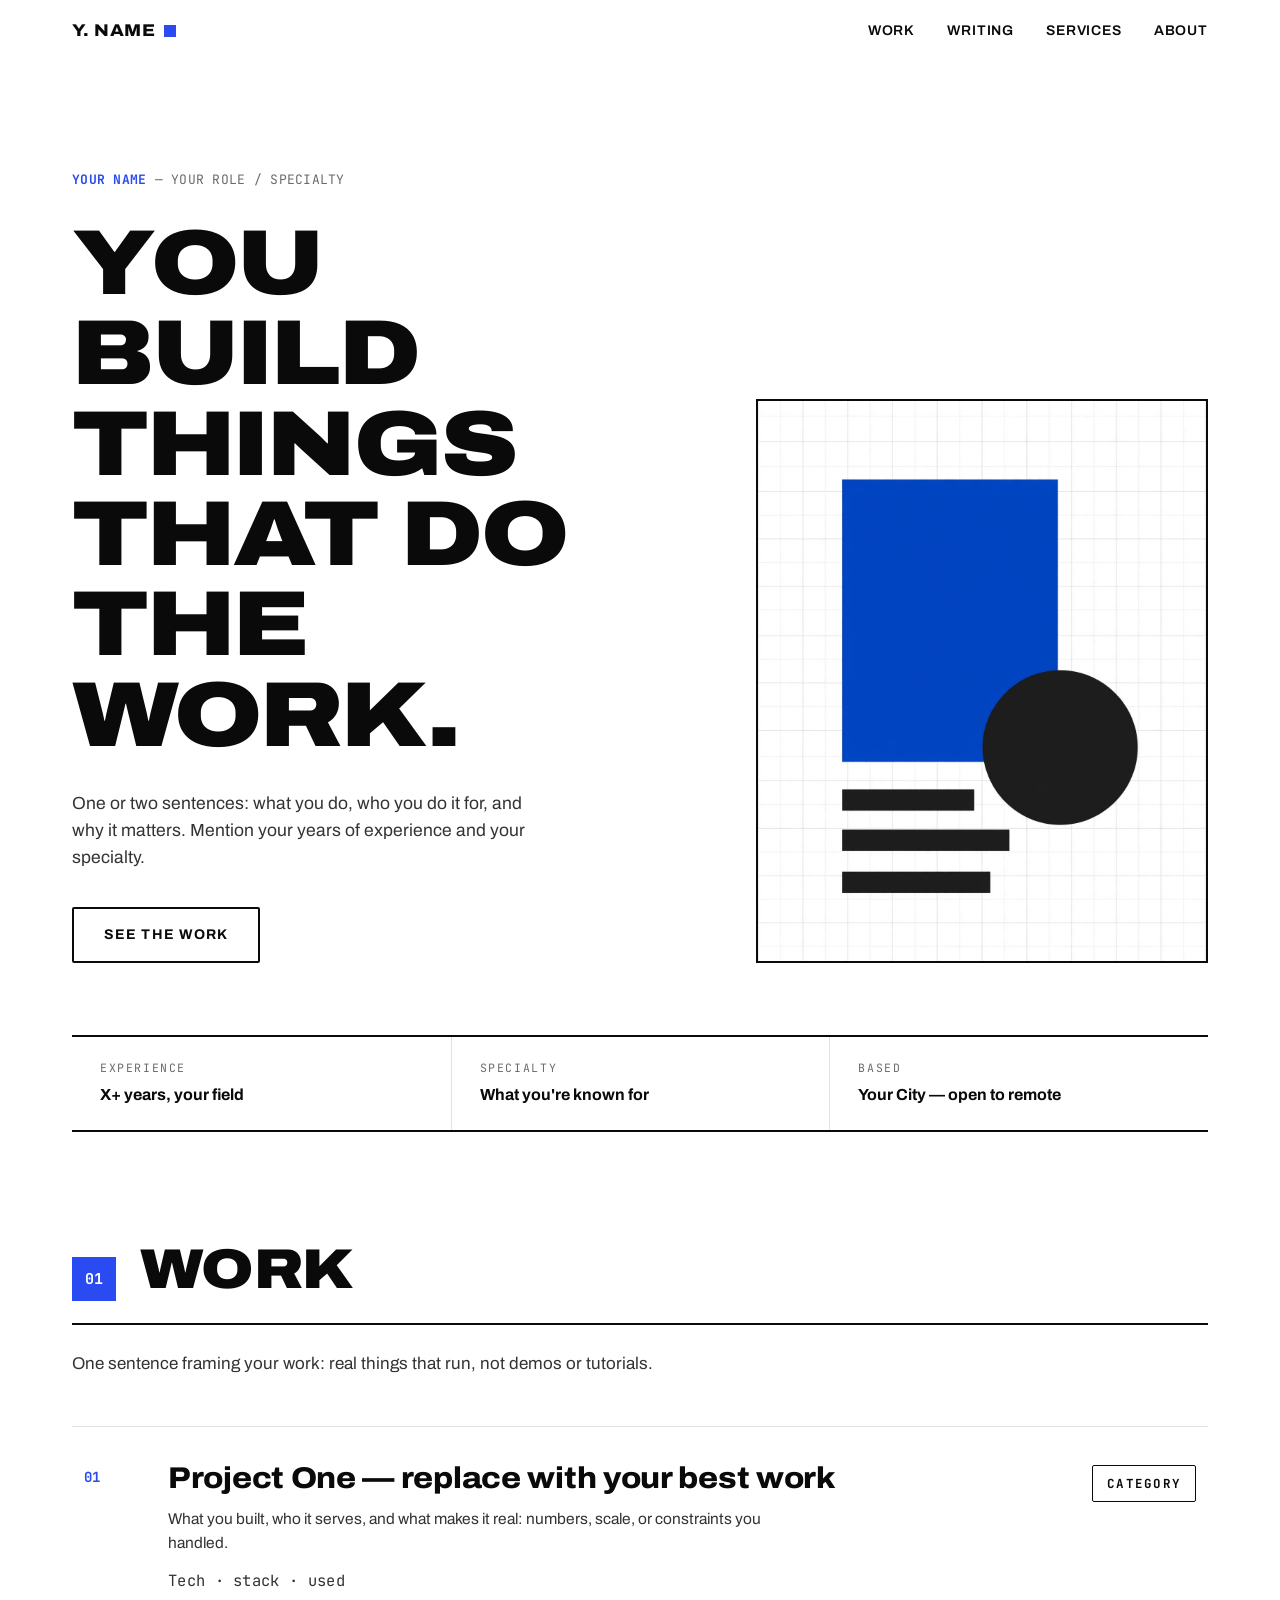
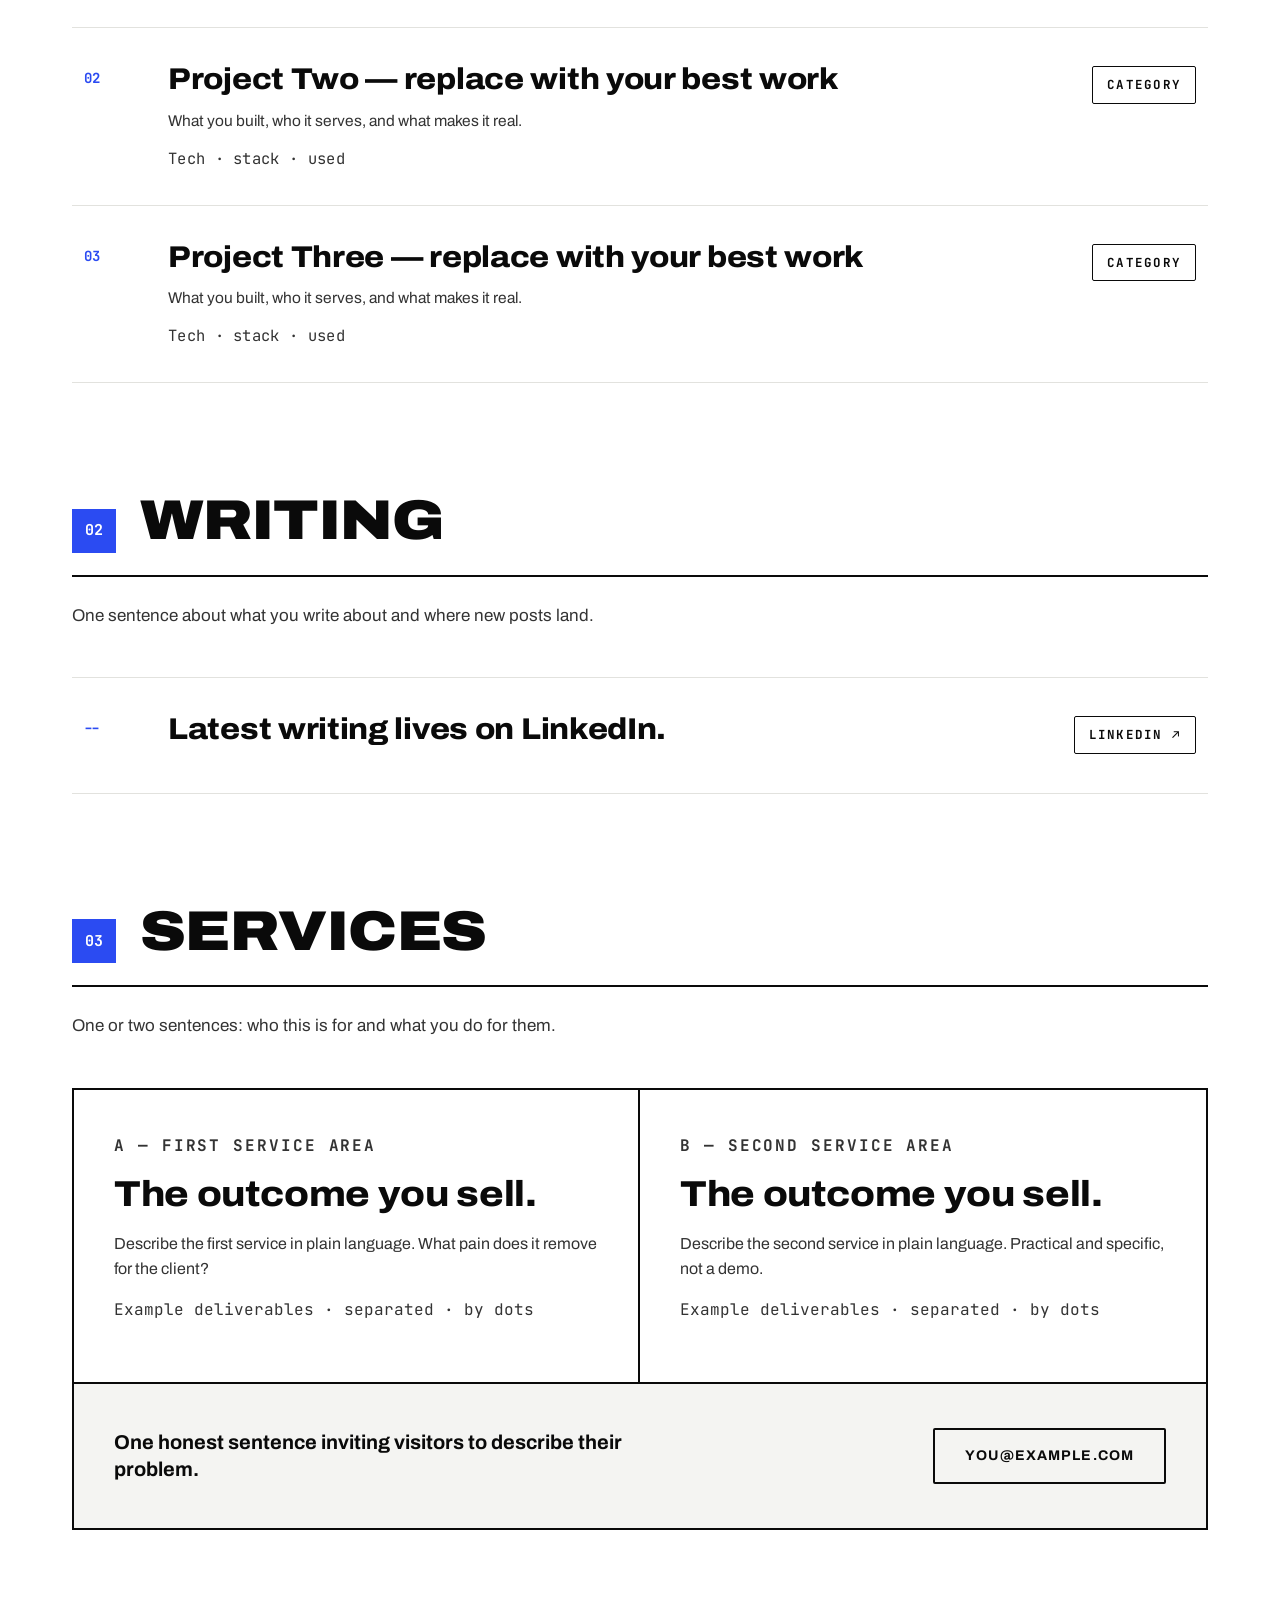
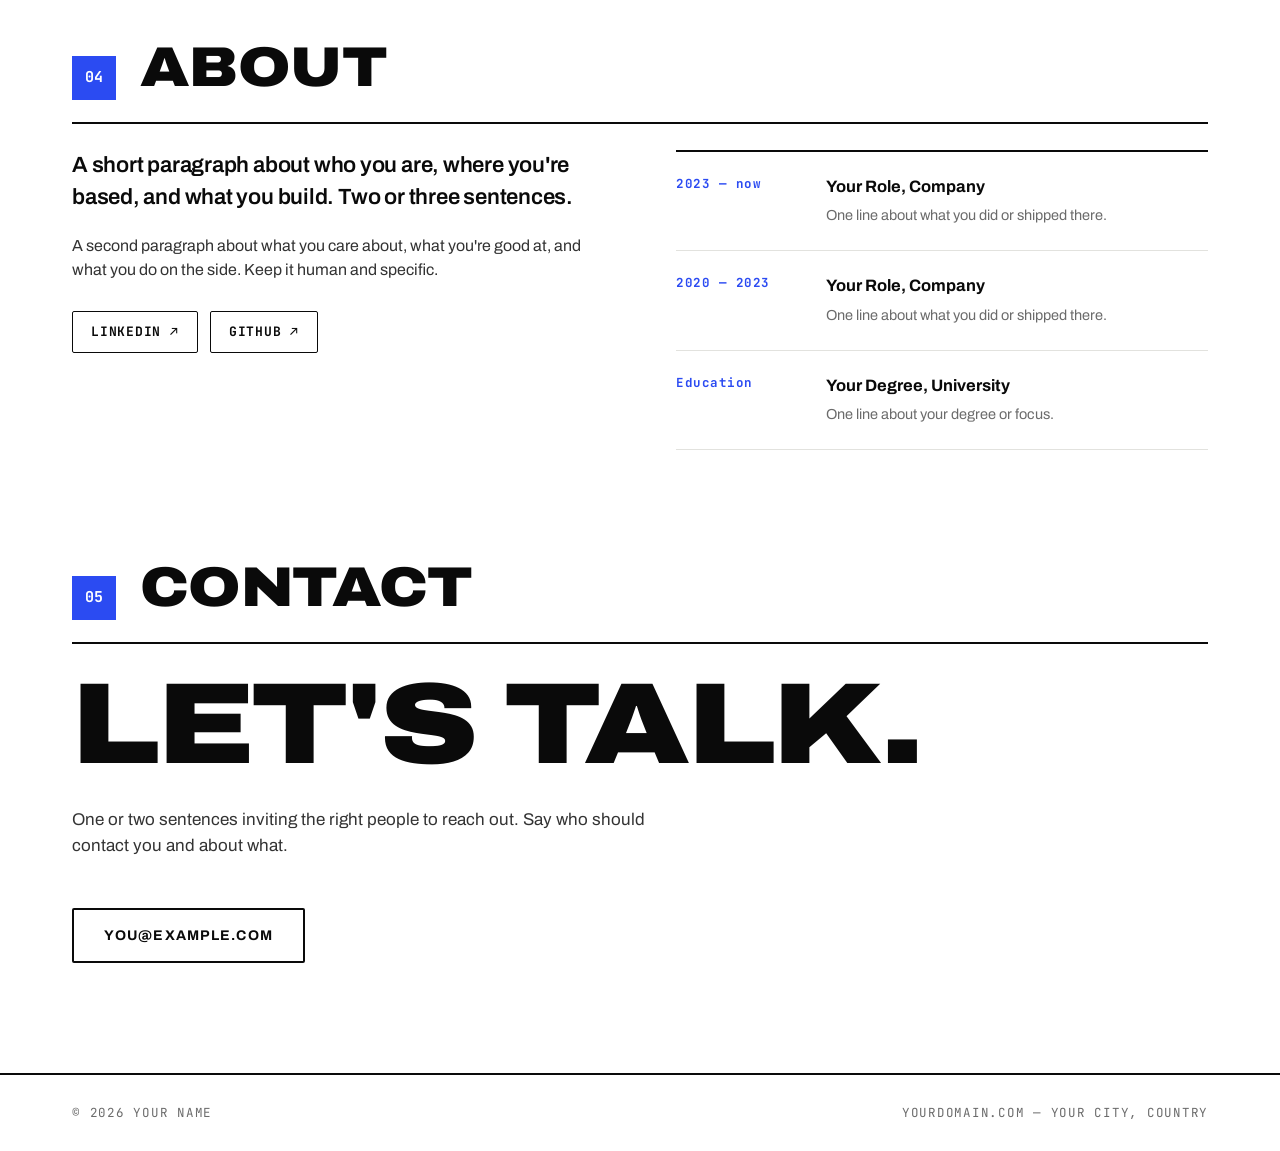
<file: index.html>
<!DOCTYPE html>
<html lang="en">
<head>
  <meta charset="UTF-8" />
  <meta name="viewport" content="width=device-width, initial-scale=1.0" />
  <title>Portfolio</title>
  <meta name="description" content="" id="metaDescription" />
  <meta property="og:title" content="" id="ogTitle" />
  <meta property="og:description" content="" id="ogDescription" />
  <meta property="og:type" content="website" />
  <meta property="og:image" content="assets/hero-art.webp" />
  <link rel="icon" href="data:image/svg+xml,%3Csvg xmlns='http://www.w3.org/2000/svg' viewBox='0 0 64 64'%3E%3Crect width='64' height='64' fill='%232B4BF2'/%3E%3Crect x='10' y='26' width='44' height='12' fill='%23000'/%3E%3C/svg%3E" />
  <link rel="preconnect" href="https://fonts.googleapis.com" />
  <link rel="preconnect" href="https://fonts.gstatic.com" crossorigin />
  <link href="https://fonts.googleapis.com/css2?family=Archivo:ital,wdth,wght@0,62..125,400..900;1,62..125,400..900&family=JetBrains+Mono:wght@400;500;700&display=swap" rel="stylesheet" />
  <link rel="stylesheet" href="styles.css" />
</head>
<body>

  <header class="site-header" id="siteHeader">
    <div class="wrap header-inner">
      <a class="brand" href="#top" id="brand">PORTFOLIO<span class="brand-sq" aria-hidden="true"></span></a>
      <nav class="main-nav" aria-label="Primary" id="mainNav">
        <a href="#work">Work</a>
        <a href="#writing">Writing</a>
        <a href="#services">Services</a>
        <a href="#about">About</a>
      </nav>
      <a class="btn btn-solid btn-sm" data-booking href="#" target="_blank" rel="noopener">Book a call</a>
    </div>
  </header>

  <main id="top">
    <!-- ============ HERO ============ -->
    <section class="hero">
      <div class="wrap hero-grid">
        <div class="hero-copy">
          <p class="kicker reveal" id="heroKicker"></p>
          <h1 class="reveal" id="heroHeadline"></h1>
          <p class="hero-sub reveal" id="heroSub"></p>
          <div class="hero-ctas reveal">
            <a class="btn btn-solid" data-booking href="#" target="_blank" rel="noopener">Book a call</a>
            <a class="btn btn-line" href="#work" id="heroWorkBtn">See the work</a>
          </div>
        </div>
        <figure class="hero-figure reveal">
          <img src="assets/hero-art.webp" alt="Geometric composition" />
        </figure>
      </div>
      <div class="wrap">
        <dl class="fact-strip reveal" id="factStrip"></dl>
      </div>
    </section>

    <!-- ============ 01 WORK ============ -->
    <section class="section" id="work">
      <div class="wrap">
        <div class="sec-head reveal">
          <span class="sec-num">01</span>
          <h2>Work</h2>
        </div>
        <p class="sec-note reveal" id="workNote"></p>

        <div class="rows" id="workRows"></div>

        <div class="gh-live reveal" id="githubLive">
          <p class="sec-note gh-live-note"><span class="kicker-blue">Fresh from GitHub</span> &mdash; <span id="githubNote"></span></p>
          <div class="rows" id="githubRows"></div>
        </div>
      </div>
    </section>

    <!-- ============ 02 WRITING ============ -->
    <section class="section" id="writing">
      <div class="wrap">
        <div class="sec-head reveal">
          <span class="sec-num">02</span>
          <h2>Writing</h2>
        </div>
        <p class="sec-note reveal" id="writingNote"></p>

        <div class="rows" id="postsRows"></div>
      </div>
    </section>

    <!-- ============ 03 SERVICES ============ -->
    <section class="section" id="services">
      <div class="wrap">
        <div class="sec-head reveal">
          <span class="sec-num">03</span>
          <h2>Services</h2>
        </div>
        <p class="sec-note reveal" id="servicesNote"></p>

        <div class="svc-grid" id="svcGrid"></div>

        <div class="svc-cta reveal">
          <p class="svc-cta-text" id="svcCtaText"></p>
          <div class="hero-ctas">
            <a class="btn btn-solid" data-booking href="#" target="_blank" rel="noopener">Book a free call</a>
            <a class="btn btn-line" data-email href="#">Email</a>
          </div>
        </div>
      </div>
    </section>

    <!-- ============ 04 ABOUT ============ -->
    <section class="section" id="about">
      <div class="wrap">
        <div class="sec-head reveal">
          <span class="sec-num">04</span>
          <h2>About</h2>
        </div>
        <div class="about-grid">
          <div class="reveal">
            <p class="about-lede" id="aboutLede"></p>
            <p class="about-body" id="aboutBody"></p>
            <div class="socials">
              <a data-linkedin href="#" target="_blank" rel="noopener">LinkedIn &#8599;</a>
              <a data-github href="#" target="_blank" rel="noopener">GitHub &#8599;</a>
            </div>
          </div>
          <dl class="cv reveal" id="timeline"></dl>
        </div>
      </div>
    </section>

    <!-- ============ 05 CONTACT ============ -->
    <section class="section contact" id="contact">
      <div class="wrap">
        <div class="sec-head reveal">
          <span class="sec-num">05</span>
          <h2>Contact</h2>
        </div>
        <p class="contact-big reveal" id="contactBig"></p>
        <p class="sec-note reveal" id="contactNote"></p>
        <div class="hero-ctas reveal">
          <a class="btn btn-solid" data-booking href="#" target="_blank" rel="noopener">Book a free call</a>
          <a class="btn btn-line" data-email href="#">Email</a>
        </div>
      </div>
    </section>
  </main>

  <footer>
    <div class="wrap footer-inner">
      <p>&copy; <span id="year">2026</span> <span id="footerName"></span></p>
      <p id="footerNote"></p>
    </div>
  </footer>

  <script src="app.js"></script>
</body>
</html>
</file>
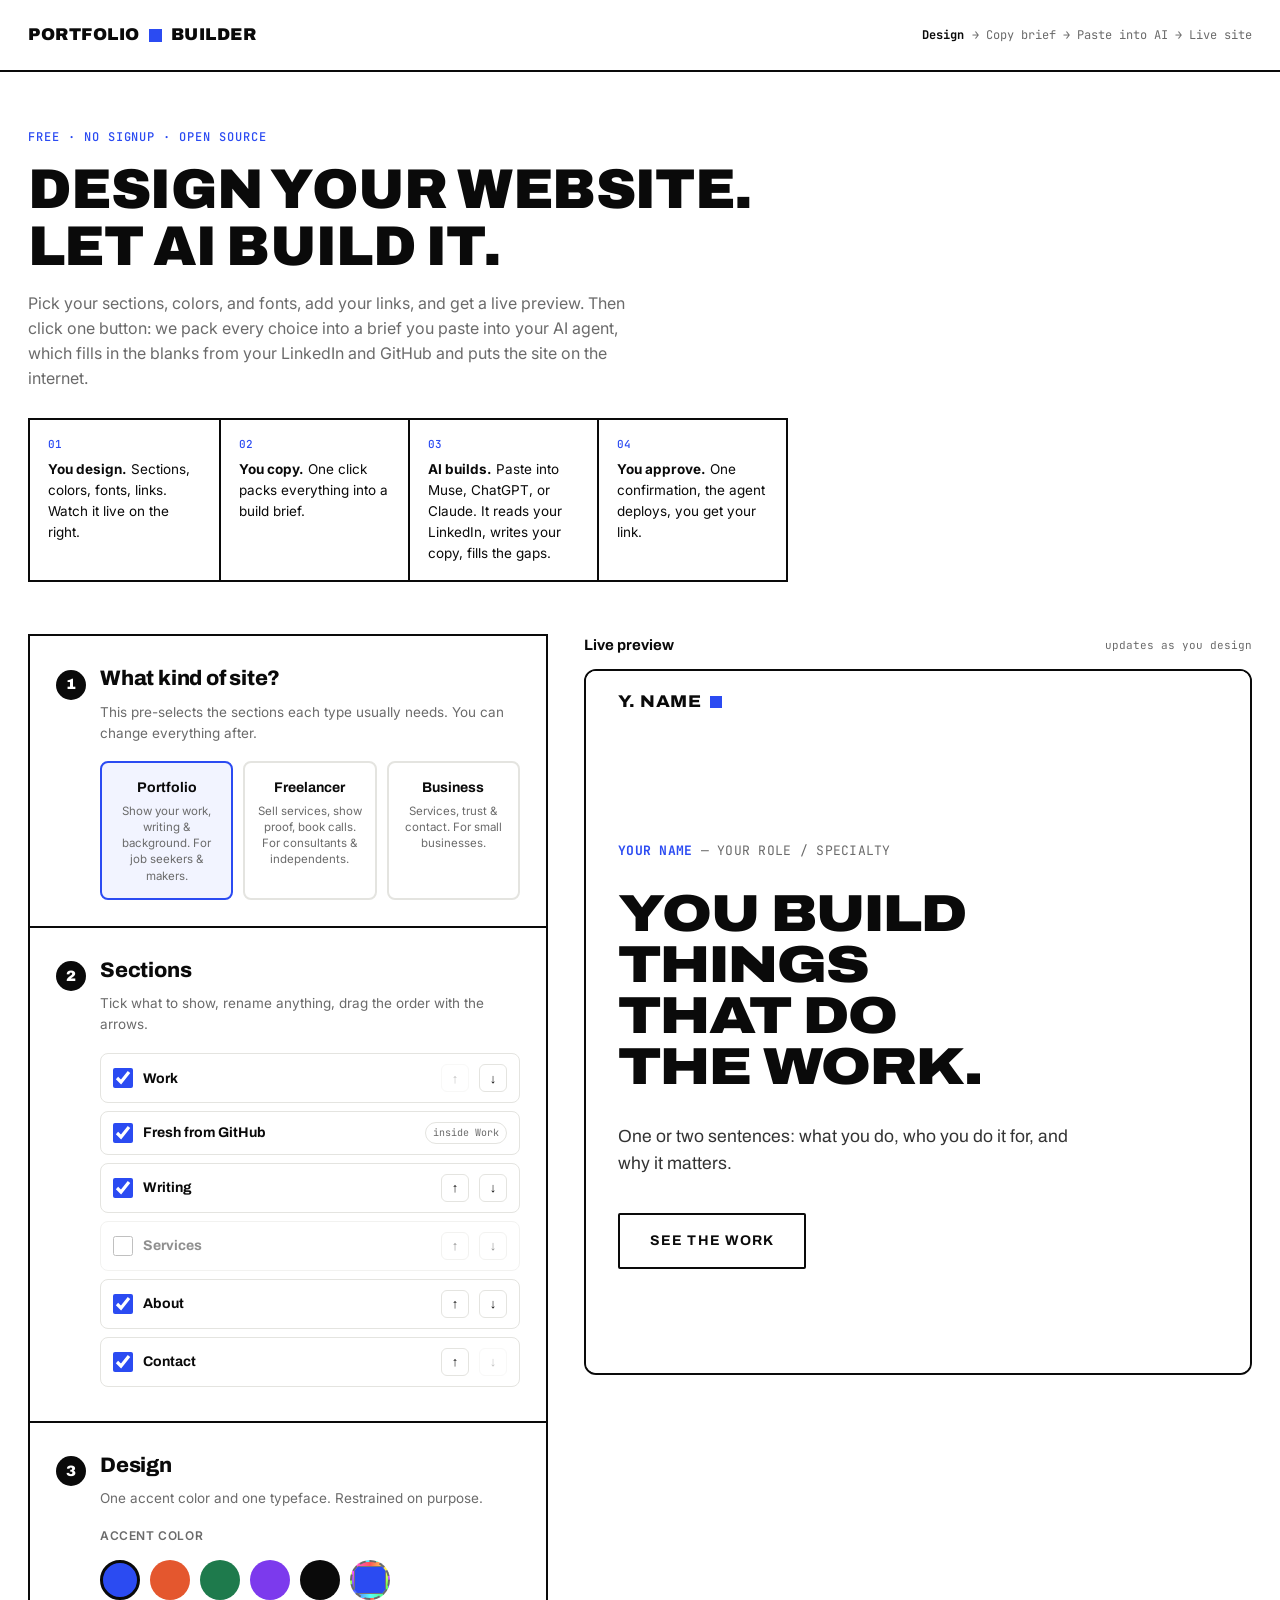
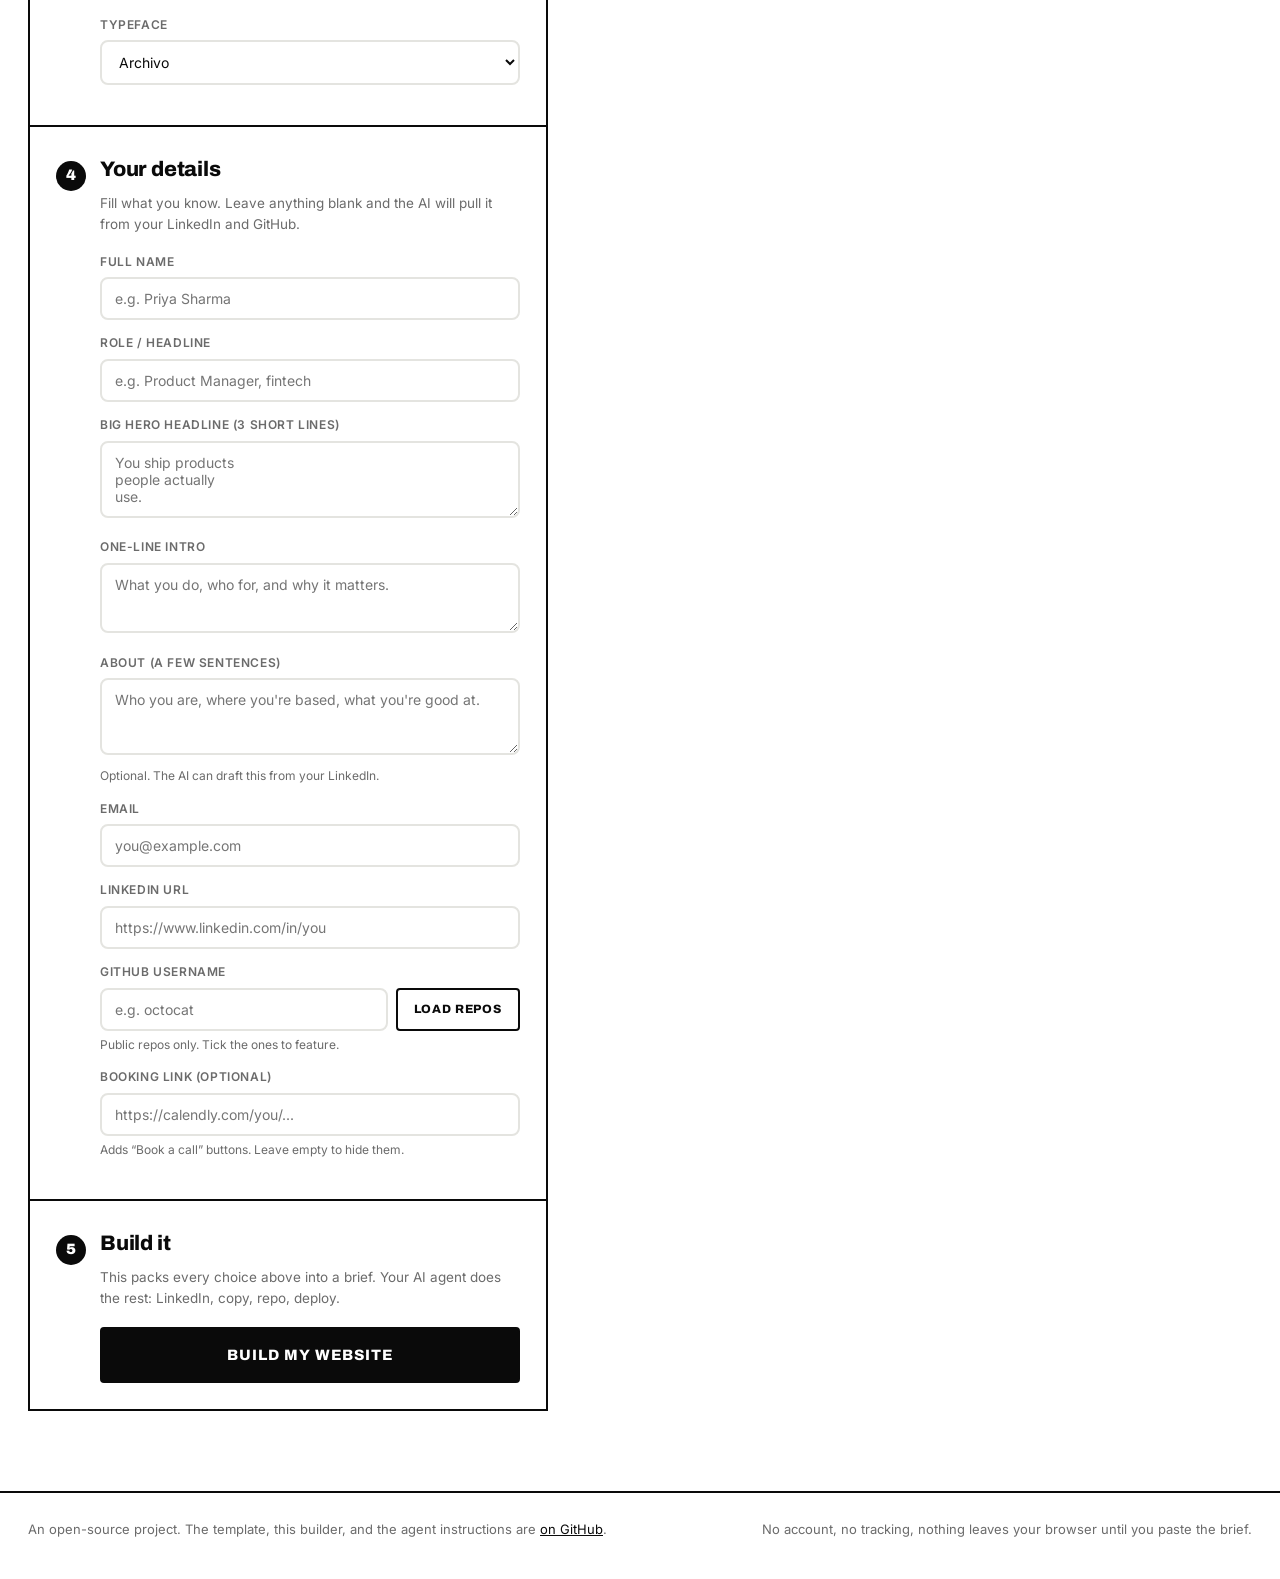
<file: builder/index.html>
<!DOCTYPE html>
<html lang="en">
<head>
<meta charset="UTF-8" />
<meta name="viewport" content="width=device-width, initial-scale=1.0" />
<title>Website Builder — Self-Updating Portfolio</title>
<meta name="description" content="Design your portfolio website in minutes, then hand it to an AI agent to build and deploy." />
<link rel="icon" href="data:image/svg+xml,%3Csvg xmlns='http://www.w3.org/2000/svg' viewBox='0 0 64 64'%3E%3Crect width='64' height='64' fill='%232B4BF2'/%3E%3Crect x='10' y='26' width='44' height='12' fill='%23000'/%3E%3C/svg%3E" />
<link rel="preconnect" href="https://fonts.googleapis.com" />
<link rel="preconnect" href="https://fonts.gstatic.com" crossorigin />
<link href="https://fonts.googleapis.com/css2?family=Archivo:wght@400;600;700;800;900&family=Inter:wght@400;500;600&family=JetBrains+Mono:wght@400;500&display=swap" rel="stylesheet" />
<style>
  :root {
    --accent: #2B4BF2;
    --ink: #0A0A0A;
    --gray: #6B6B6B;
    --line: #E4E4E0;
    --paper: #F6F6F3;
    --white: #FFFFFF;
  }
  * { margin: 0; padding: 0; box-sizing: border-box; }
  html { scroll-behavior: smooth; }
  body { font-family: "Inter", "Helvetica Neue", Arial, sans-serif; background: var(--white); color: var(--ink); line-height: 1.55; -webkit-font-smoothing: antialiased; }
  .wrap { max-width: 1400px; margin: 0 auto; padding: 0 28px; }

  /* Header */
  .b-header { border-bottom: 2px solid var(--ink); padding: 22px 0; position: sticky; top: 0; background: var(--white); z-index: 50; }
  .b-header .wrap { display: flex; align-items: center; justify-content: space-between; gap: 16px; }
  .b-brand { font-family: "Archivo", sans-serif; font-weight: 900; letter-spacing: 0.03em; font-size: 17px; text-decoration: none; color: inherit; display: inline-flex; align-items: center; gap: 9px; }
  .b-brand i { width: 13px; height: 13px; background: var(--accent); display: inline-block; }
  .b-steps { display: flex; gap: 8px; align-items: center; font-family: "JetBrains Mono", monospace; font-size: 12px; color: var(--gray); }
  .b-steps b { color: var(--ink); }

  /* Intro */
  .intro { padding: 56px 0 8px; max-width: 760px; }
  .intro .kicker { font-family: "JetBrains Mono", monospace; font-size: 12px; letter-spacing: 0.08em; text-transform: uppercase; color: var(--accent); margin-bottom: 14px; font-weight: 500; }
  .intro h1 { font-family: "Archivo", sans-serif; font-weight: 900; font-size: clamp(34px, 5vw, 56px); line-height: 1.02; letter-spacing: -0.01em; text-transform: uppercase; margin-bottom: 16px; }
  .intro p { color: var(--gray); font-size: 16px; max-width: 620px; }
  .how { display: grid; grid-template-columns: repeat(4, 1fr); gap: 0; border: 2px solid var(--ink); margin: 28px 0 8px; }
  .how div { padding: 16px 18px; border-left: 2px solid var(--ink); }
  .how div:first-child { border-left: none; }
  .how span { font-family: "JetBrains Mono", monospace; font-size: 11px; color: var(--accent); display: block; margin-bottom: 6px; font-weight: 500; }
  .how p { font-size: 13.5px; color: var(--ink); }

  /* Layout */
  .builder { display: grid; grid-template-columns: 520px 1fr; gap: 36px; padding: 36px 0 80px; align-items: start; }
  .panel { display: flex; flex-direction: column; gap: 0; }

  .step { border: 2px solid var(--ink); border-bottom: none; padding: 26px; }
  .step:last-child { border-bottom: 2px solid var(--ink); }
  .step-head { display: flex; align-items: baseline; gap: 14px; margin-bottom: 6px; }
  .step-num { font-family: "Archivo", sans-serif; font-weight: 900; font-size: 15px; color: var(--white); background: var(--ink); width: 30px; height: 30px; display: inline-flex; align-items: center; justify-content: center; border-radius: 50%; flex-shrink: 0; transform: translateY(4px); }
  .step-head h2 { font-family: "Archivo", sans-serif; font-weight: 800; font-size: 21px; letter-spacing: -0.01em; }
  .step-desc { color: var(--gray); font-size: 13.5px; margin: 0 0 18px 44px; }

  /* Type cards */
  .types { display: grid; grid-template-columns: 1fr 1fr 1fr; gap: 10px; margin-left: 44px; }
  .type-card { border: 2px solid var(--line); border-radius: 8px; padding: 14px 12px; cursor: pointer; text-align: center; transition: border-color 0.15s, background 0.15s; }
  .type-card:hover { border-color: var(--ink); }
  .type-card.on { border-color: var(--accent); background: #F2F4FF; }
  .type-card b { display: block; font-family: "Archivo", sans-serif; font-size: 14px; margin-bottom: 4px; }
  .type-card span { font-size: 11.5px; color: var(--gray); line-height: 1.4; display: block; }
  .type-card input { display: none; }

  /* Section rows */
  .sec-row { display: flex; align-items: center; gap: 10px; border: 1px solid var(--line); border-radius: 8px; padding: 10px 12px; margin: 0 0 8px 44px; background: var(--white); }
  .sec-row.off { opacity: 0.45; }
  .sec-row .tog { width: 20px; height: 20px; accent-color: var(--accent); flex-shrink: 0; cursor: pointer; }
  .sec-row .t { flex: 1; border: none; font-family: "Archivo", sans-serif; font-weight: 700; font-size: 14px; color: var(--ink); background: transparent; min-width: 0; }
  .sec-row .t:focus { outline: 1px dashed var(--accent); outline-offset: 3px; }
  .sec-row .mv { border: 1px solid var(--line); background: var(--white); width: 28px; height: 28px; border-radius: 6px; cursor: pointer; font-size: 13px; line-height: 1; color: var(--ink); flex-shrink: 0; }
  .sec-row .mv:hover:not(:disabled) { border-color: var(--ink); }
  .sec-row .mv:disabled { opacity: 0.25; cursor: default; }
  .sec-tag { font-family: "JetBrains Mono", monospace; font-size: 10px; color: var(--gray); border: 1px solid var(--line); padding: 2px 7px; border-radius: 20px; white-space: nowrap; }

  /* Design */
  .swatches { display: flex; gap: 10px; margin: 0 0 16px 44px; align-items: center; flex-wrap: wrap; }
  .sw { width: 40px; height: 40px; border-radius: 50%; border: 3px solid transparent; cursor: pointer; padding: 0; }
  .sw.on { border-color: var(--ink); }
  .sw-custom { width: 40px; height: 40px; border-radius: 50%; border: 2px dashed var(--gray); cursor: pointer; padding: 0; background: conic-gradient(#f55, #ff5, #5f5, #5ff, #55f, #f5f, #f55); }
  .field { margin: 0 0 14px 44px; }
  .field label { display: block; font-size: 12px; font-weight: 600; letter-spacing: 0.05em; text-transform: uppercase; color: var(--gray); margin-bottom: 6px; }
  .field input[type="text"], .field input[type="url"], .field input[type="email"], .field textarea, .field select {
    width: 100%; border: 2px solid var(--line); border-radius: 8px; padding: 11px 13px; font-size: 14px; font-family: inherit; color: var(--ink); background: var(--white);
  }
  .field input:focus, .field textarea:focus, .field select:focus { outline: none; border-color: var(--accent); }
  .field textarea { resize: vertical; min-height: 70px; }
  .field .hint { font-size: 12px; color: var(--gray); margin-top: 5px; }

  .repo-list { margin: 10px 0 0 44px; max-height: 220px; overflow: auto; border: 2px solid var(--line); border-radius: 8px; }
  .repo-list label { display: flex; gap: 10px; align-items: flex-start; padding: 9px 12px; border-bottom: 1px solid var(--line); cursor: pointer; font-size: 13px; }
  .repo-list label:last-child { border-bottom: none; }
  .repo-list label:hover { background: var(--paper); }
  .repo-list input { margin-top: 3px; accent-color: var(--accent); }
  .repo-list b { display: block; font-size: 13px; }
  .repo-list span { color: var(--gray); font-size: 12px; }

  /* Buttons */
  .btn { display: inline-flex; align-items: center; justify-content: center; padding: 14px 26px; font-family: "Archivo", sans-serif; font-size: 13.5px; font-weight: 800; letter-spacing: 0.07em; text-transform: uppercase; border: 2px solid var(--ink); border-radius: 4px; cursor: pointer; text-decoration: none; transition: background 0.15s, color 0.15s; }
  .btn-solid { background: var(--ink); color: #fff; }
  .btn-solid:hover { background: var(--accent); border-color: var(--accent); }
  .btn-line { background: transparent; color: var(--ink); }
  .btn-line:hover { background: var(--ink); color: #fff; }
  .btn-big { width: calc(100% - 44px); margin-left: 44px; padding: 18px; font-size: 15px; }
  .btn-sm { padding: 9px 16px; font-size: 12px; }

  /* Brief output */
  #briefOut { display: none; margin: 18px 0 0 44px; }
  #briefOut.show { display: block; }
  #briefText { width: 100%; min-height: 260px; border: 2px solid var(--ink); border-radius: 8px; padding: 14px; font-family: "JetBrains Mono", monospace; font-size: 12px; line-height: 1.6; background: var(--paper); color: var(--ink); }
  .brief-actions { display: flex; gap: 10px; margin-top: 12px; flex-wrap: wrap; }
  .copied { font-size: 13px; color: var(--accent); font-weight: 600; align-self: center; display: none; }

  /* Preview */
  .preview-col { position: sticky; top: 96px; }
  .preview-bar { display: flex; align-items: center; justify-content: space-between; margin-bottom: 12px; }
  .preview-bar b { font-family: "Archivo", sans-serif; font-size: 15px; }
  .preview-bar span { font-family: "JetBrains Mono", monospace; font-size: 11px; color: var(--gray); }
  .preview-frame { border: 2px solid var(--ink); border-radius: 12px; overflow: hidden; background: var(--white); }
  .preview-frame iframe { width: 100%; height: 78vh; min-height: 560px; border: none; display: block; }

  footer.b-foot { border-top: 2px solid var(--ink); padding: 26px 0 40px; color: var(--gray); font-size: 13px; }
  footer.b-foot .wrap { display: flex; justify-content: space-between; gap: 16px; flex-wrap: wrap; }
  footer.b-foot a { color: var(--ink); }

  @media (max-width: 1080px) {
    .builder { grid-template-columns: 1fr; }
    .preview-col { position: static; }
    .how { grid-template-columns: 1fr 1fr; }
    .how div:nth-child(3) { border-left: none; }
    .how div { border-top: 2px solid var(--ink); }
    .how div:nth-child(1), .how div:nth-child(2) { border-top: none; }
  }
  @media (max-width: 640px) {
    .types { grid-template-columns: 1fr; }
    .step, .field, .swatches, .repo-list, .sec-row, .step-desc { margin-left: 0; }
    .btn-big { width: 100%; margin-left: 0; }
    #briefOut { margin-left: 0; }
    .how { grid-template-columns: 1fr; }
    .how div { border-left: none; border-top: 2px solid var(--ink); }
    .how div:first-child { border-top: none; }
  }
</style>
</head>
<body>

<header class="b-header">
  <div class="wrap">
    <a class="b-brand" href="../">PORTFOLIO<i></i>BUILDER</a>
    <div class="b-steps"><b>Design</b> &rarr; Copy brief &rarr; Paste into AI &rarr; Live site</div>
  </div>
</header>

<div class="wrap">
  <div class="intro">
    <p class="kicker">Free &middot; No signup &middot; Open source</p>
    <h1>Design your website.<br />Let AI build it.</h1>
    <p>Pick your sections, colors, and fonts, add your links, and get a live preview. Then click one button: we pack every choice into a brief you paste into your AI agent, which fills in the blanks from your LinkedIn and GitHub and puts the site on the internet.</p>
    <div class="how">
      <div><span>01</span><p><b>You design.</b> Sections, colors, fonts, links. Watch it live on the right.</p></div>
      <div><span>02</span><p><b>You copy.</b> One click packs everything into a build brief.</p></div>
      <div><span>03</span><p><b>AI builds.</b> Paste into Muse, ChatGPT, or Claude. It reads your LinkedIn, writes your copy, fills the gaps.</p></div>
      <div><span>04</span><p><b>You approve.</b> One confirmation, the agent deploys, you get your link.</p></div>
    </div>
  </div>

  <div class="builder">
    <div class="panel">

      <!-- STEP 1 -->
      <section class="step">
        <div class="step-head"><span class="step-num">1</span><h2>What kind of site?</h2></div>
        <p class="step-desc">This pre-selects the sections each type usually needs. You can change everything after.</p>
        <div class="types" id="typeCards">
          <label class="type-card on"><input type="radio" name="stype" value="portfolio" checked /><b>Portfolio</b><span>Show your work, writing &amp; background. For job seekers &amp; makers.</span></label>
          <label class="type-card"><input type="radio" name="stype" value="freelancer" /><b>Freelancer</b><span>Sell services, show proof, book calls. For consultants &amp; independents.</span></label>
          <label class="type-card"><input type="radio" name="stype" value="business" /><b>Business</b><span>Services, trust &amp; contact. For small businesses.</span></label>
        </div>
      </section>

      <!-- STEP 2 -->
      <section class="step">
        <div class="step-head"><span class="step-num">2</span><h2>Sections</h2></div>
        <p class="step-desc">Tick what to show, rename anything, drag the order with the arrows.</p>
        <div id="secList"></div>
      </section>

      <!-- STEP 3 -->
      <section class="step">
        <div class="step-head"><span class="step-num">3</span><h2>Design</h2></div>
        <p class="step-desc">One accent color and one typeface. Restrained on purpose.</p>
        <div class="field"><label>Accent color</label></div>
        <div class="swatches" id="swatches"></div>
        <div class="field">
          <label for="fontSel">Typeface</label>
          <select id="fontSel">
            <option>Archivo</option>
            <option>Inter</option>
            <option>Space Grotesk</option>
            <option>IBM Plex Sans</option>
          </select>
        </div>
      </section>

      <!-- STEP 4 -->
      <section class="step">
        <div class="step-head"><span class="step-num">4</span><h2>Your details</h2></div>
        <p class="step-desc">Fill what you know. Leave anything blank and the AI will pull it from your LinkedIn and GitHub.</p>
        <div class="field"><label for="fName">Full name</label><input type="text" id="fName" placeholder="e.g. Priya Sharma" /></div>
        <div class="field"><label for="fRole">Role / headline</label><input type="text" id="fRole" placeholder="e.g. Product Manager, fintech" /></div>
        <div class="field"><label for="fHeadline">Big hero headline (3 short lines)</label><textarea id="fHeadline" rows="3" placeholder="You ship products&#10;people actually&#10;use."></textarea></div>
        <div class="field"><label for="fSub">One-line intro</label><textarea id="fSub" rows="2" placeholder="What you do, who for, and why it matters."></textarea></div>
        <div class="field"><label for="fAbout">About (a few sentences)</label><textarea id="fAbout" rows="3" placeholder="Who you are, where you're based, what you're good at."></textarea><p class="hint">Optional. The AI can draft this from your LinkedIn.</p></div>
        <div class="field"><label for="fEmail">Email</label><input type="email" id="fEmail" placeholder="you@example.com" /></div>
        <div class="field"><label for="fLinkedin">LinkedIn URL</label><input type="url" id="fLinkedin" placeholder="https://www.linkedin.com/in/you" /></div>
        <div class="field"><label for="fGithub">GitHub username</label>
          <div style="display:flex;gap:8px;"><input type="text" id="fGithub" placeholder="e.g. octocat" style="flex:1;" /><button class="btn btn-line btn-sm" id="loadRepos" type="button">Load repos</button></div>
          <p class="hint">Public repos only. Tick the ones to feature.</p>
        </div>
        <div class="repo-list" id="repoList" style="display:none;"></div>
        <div class="field" style="margin-top:14px;"><label for="fBooking">Booking link (optional)</label><input type="url" id="fBooking" placeholder="https://calendly.com/you/..." /><p class="hint">Adds &ldquo;Book a call&rdquo; buttons. Leave empty to hide them.</p></div>
      </section>

      <!-- STEP 5 -->
      <section class="step">
        <div class="step-head"><span class="step-num">5</span><h2>Build it</h2></div>
        <p class="step-desc">This packs every choice above into a brief. Your AI agent does the rest: LinkedIn, copy, repo, deploy.</p>
        <button class="btn btn-solid btn-big" id="buildBtn" type="button">Build my website</button>
        <div id="briefOut">
          <div class="field" style="margin:0 0 10px;"><label>Your build brief</label></div>
          <textarea id="briefText" readonly></textarea>
          <div class="brief-actions">
            <button class="btn btn-solid btn-sm" id="copyBtn" type="button">Copy brief</button>
            <a class="btn btn-line btn-sm" href="https://muse.ai" target="_blank" rel="noopener">Open Muse</a>
            <span class="copied" id="copiedMsg">Copied. Paste it into your AI agent.</span>
          </div>
        </div>
      </section>

    </div>

    <div class="preview-col">
      <div class="preview-bar"><b>Live preview</b><span>updates as you design</span></div>
      <div class="preview-frame"><iframe id="preview" title="Website preview" src="../index.html"></iframe></div>
    </div>
  </div>
</div>

<footer class="b-foot">
  <div class="wrap">
    <p>An open-source project. The template, this builder, and the agent instructions are <a href="https://github.com/aakash1998/self-updating-portfolio">on GitHub</a>.</p>
    <p>No account, no tracking, nothing leaves your browser until you paste the brief.</p>
  </div>
</footer>

<script>
(function () {
  "use strict";

  var SECTION_DEFS = [
    { id: "work",     title: "Work" },
    { id: "github",   title: "Fresh from GitHub", sub: true },
    { id: "writing",  title: "Writing" },
    { id: "services", title: "Services" },
    { id: "about",    title: "About" },
    { id: "contact",  title: "Contact" }
  ];
  var PRESETS = {
    portfolio:  { work: 1, github: 1, writing: 1, services: 0, about: 1, contact: 1 },
    freelancer: { work: 1, github: 0, writing: 0, services: 1, about: 1, contact: 1 },
    business:   { work: 0, github: 0, writing: 0, services: 1, about: 1, contact: 1 }
  };
  var ACCENTS = ["#2B4BF2", "#E4572E", "#1E7A4C", "#7C3AED", "#0A0A0A"];
  var ACCENT_NAMES = ["Cobalt", "Ember", "Forest", "Violet", "Ink"];

  var state = {
    type: "portfolio",
    sections: SECTION_DEFS.map(function (d) {
      return { id: d.id, title: d.title, sub: !!d.sub, enabled: !!PRESETS.portfolio[d.id] };
    }),
    accent: ACCENTS[0],
    font: "Archivo",
    featured: []
  };

  function $(id) { return document.getElementById(id); }
  function esc(s) {
    return String(s == null ? "" : s).replace(/&/g, "&amp;").replace(/</g, "&lt;").replace(/>/g, "&gt;").replace(/"/g, "&quot;");
  }
  function val(id) { var el = $(id); return el ? el.value.trim() : ""; }

  /* ---------- section list ---------- */
  function renderSections() {
    var box = $("secList");
    box.innerHTML = "";
    var tops = state.sections.filter(function (s) { return !s.sub; });
    state.sections.forEach(function (s) {
      var row = document.createElement("div");
      row.className = "sec-row" + (s.enabled ? "" : " off");
      var idx = tops.indexOf(s);
      var upDis = s.sub || idx <= 0 ? "disabled" : "";
      var dnDis = s.sub || idx === tops.length - 1 ? "disabled" : "";
      row.innerHTML =
        '<input type="checkbox" class="tog" ' + (s.enabled ? "checked" : "") + ' aria-label="Show section" />' +
        '<input type="text" class="t" value="' + esc(s.title) + '" aria-label="Section title" />' +
        (s.sub ? '<span class="sec-tag">inside Work</span>' :
          '<button class="mv" data-mv="-1" ' + upDis + ' title="Move up">&uarr;</button>' +
          '<button class="mv" data-mv="1" ' + dnDis + ' title="Move down">&darr;</button>');
      row.querySelector(".tog").addEventListener("change", function (e) {
        s.enabled = e.target.checked;
        row.classList.toggle("off", !s.enabled);
        refresh();
      });
      row.querySelector(".t").addEventListener("input", function (e) {
        s.title = e.target.value;
        refresh();
      });
      row.querySelectorAll(".mv").forEach(function (b) {
        b.addEventListener("click", function () {
          var d = parseInt(b.getAttribute("data-mv"), 10);
          moveSection(s.id, d);
        });
      });
      box.appendChild(row);
    });
  }
  function moveSection(id, d) {
    var tops = state.sections.filter(function (s) { return !s.sub; });
    var i = tops.findIndex(function (s) { return s.id === id; });
    var j = i + d;
    if (i < 0 || j < 0 || j >= tops.length) return;
    var a = tops[i], b = tops[j];
    var ai = state.sections.indexOf(a), bi = state.sections.indexOf(b);
    state.sections[ai] = b; state.sections[bi] = a;
    renderSections();
    refresh();
  }

  /* ---------- site type ---------- */
  $("typeCards").addEventListener("change", function (e) {
    state.type = e.target.value;
    document.querySelectorAll(".type-card").forEach(function (c) {
      c.classList.toggle("on", c.querySelector("input").checked);
    });
    var p = PRESETS[state.type];
    state.sections.forEach(function (s) { s.enabled = !!p[s.id]; });
    renderSections();
    refresh();
  });

  /* ---------- design ---------- */
  function renderSwatches() {
    var box = $("swatches");
    box.innerHTML = "";
    ACCENTS.forEach(function (c, i) {
      var b = document.createElement("button");
      b.type = "button";
      b.className = "sw" + (state.accent.toLowerCase() === c.toLowerCase() ? " on" : "");
      b.style.background = c;
      b.title = ACCENT_NAMES[i];
      b.setAttribute("aria-label", ACCENT_NAMES[i]);
      b.addEventListener("click", function () { state.accent = c; renderSwatches(); refresh(); });
      box.appendChild(b);
    });
    var custom = document.createElement("input");
    custom.type = "color";
    custom.className = "sw-custom";
    custom.value = /^#[0-9a-f]{6}$/i.test(state.accent) ? state.accent : "#2B4BF2";
    custom.title = "Custom color";
    custom.setAttribute("aria-label", "Custom accent color");
    custom.addEventListener("input", function () { state.accent = custom.value; renderSwatches(); refresh(); });
    box.appendChild(custom);
  }
  $("fontSel").addEventListener("change", function (e) { state.font = e.target.value; refresh(); });

  /* ---------- GitHub repos ---------- */
  $("loadRepos").addEventListener("click", function () {
    var u = val("fGithub");
    var box = $("repoList");
    if (!u) { box.style.display = "none"; return; }
    box.style.display = "block";
    box.innerHTML = '<label><span style="color:#6B6B6B">Loading repos&hellip;</span></label>';
    fetch("https://api.github.com/users/" + encodeURIComponent(u) + "/repos?per_page=100")
      .then(function (r) { if (!r.ok) throw new Error("gh"); return r.json(); })
      .then(function (repos) {
        var list = repos.filter(function (r) { return !r.fork; }).slice(0, 30);
        if (!list.length) throw new Error("empty");
        box.innerHTML = "";
        list.forEach(function (r) {
          var lab = document.createElement("label");
          var cb = document.createElement("input");
          cb.type = "checkbox";
          cb.checked = state.featured.indexOf(r.name) !== -1;
          cb.addEventListener("change", function () {
            if (cb.checked) { if (state.featured.indexOf(r.name) === -1) state.featured.push(r.name); }
            else { state.featured = state.featured.filter(function (n) { return n !== r.name; }); }
            refresh();
          });
          var tx = document.createElement("span");
          tx.innerHTML = "<b>" + esc(r.name) + "</b><span>" + esc(r.description || "No description") + "</span>";
          lab.appendChild(cb); lab.appendChild(tx);
          box.appendChild(lab);
        });
      })
      .catch(function () {
        box.innerHTML = '<label><span style="color:#6B6B6B">Could not load repos. Check the username, or skip it — the AI will sort it out.</span></label>';
      });
  });

  /* ---------- config + preview ---------- */
  function brandFromName(name) {
    var parts = name.split(/\s+/).filter(Boolean);
    if (!parts.length) return "PORTFOLIO";
    if (parts.length === 1) return parts[0].toUpperCase();
    return (parts[0][0] + ". " + parts[parts.length - 1]).toUpperCase();
  }

  function buildConfig() {
    var name = val("fName") || "Your Name";
    var role = val("fRole") || "Your role / specialty";
    var ghUser = val("fGithub");
    var headline = val("fHeadline").split("\n").map(function (l) { return l.trim(); }).filter(Boolean);
    while (headline.length < 3) headline.push(["You build things", "that do", "the work."][headline.length]);
    return {
      name: name,
      title: name + " — " + role,
      brand: brandFromName(name),
      role: role,
      headline_lines: headline.slice(0, 3),
      hero_sub: val("fSub") || "One or two sentences: what you do, who you do it for, and why it matters.",
      stats: [
        { label: "Focus", value: role },
        { label: "Based", value: "Your city — open to remote" },
        { label: "Contact", value: val("fEmail") || "you@example.com" }
      ],
      sections: state.sections.map(function (s) { return { id: s.id, title: s.title || s.id, enabled: s.enabled }; }),
      theme: { accent: state.accent, font: state.font },
      work: [],
      work_note: "Real things that run, not demos or tutorials. (The AI fills this in from your GitHub.)",
      github: { username: ghUser, featured: state.featured.slice(), note: "selected repos, live data." },
      github_url: ghUser ? "https://github.com/" + ghUser : "",
      writing_note: "New posts land here automatically.",
      services: [],
      services_note: "Who this is for and what you do for them. (The AI drafts this from your one-liner.)",
      services_cta: "Tell me what eats your team's time.",
      about_lede: val("fAbout") || "A short paragraph about who you are, where you're based, and what you do.",
      about_body: "",
      timeline: [],
      contact_big: "Let's talk.",
      contact_note: "One or two sentences inviting the right people to reach out.",
      email: val("fEmail"),
      booking_url: val("fBooking"),
      linkedin: val("fLinkedin"),
      location: "",
      footer_note: "",
      meta_description: name + " — " + role,
      og_title: name + " — " + role,
      og_description: val("fSub")
    };
  }

  var previewTimer = null;
  function refresh() {
    clearTimeout(previewTimer);
    previewTimer = setTimeout(function () {
      var cfg = encodeURIComponent(JSON.stringify(buildConfig()));
      $("preview").src = "../index.html?preview=" + cfg;
    }, 350);
  }
  ["fName", "fRole", "fHeadline", "fSub", "fAbout", "fEmail", "fLinkedin", "fGithub", "fBooking"].forEach(function (id) {
    $(id).addEventListener("input", refresh);
  });

  /* ---------- brief ---------- */
  var TYPE_LABEL = { portfolio: "Portfolio", freelancer: "Freelancer / services", business: "Small business" };
  function buildBrief() {
    var cfg = buildConfig();
    var vis = state.sections.filter(function (s) { return s.enabled; }).map(function (s) { return s.title; }).join(", ");
    var lines = [];
    lines.push("# Website Build Brief");
    lines.push("");
    lines.push("I designed my website with the portfolio builder. Build it for me.");
    lines.push("");
    lines.push("## Source template");
    lines.push("https://github.com/aakash1998/self-updating-portfolio");
    lines.push("Follow the agent instructions in that repo's AGENTS.md. This brief replaces the 5 onboarding questions — use my choices below, then prefill anything blank from my LinkedIn and GitHub.");
    lines.push("");
    lines.push("## My choices");
    lines.push("- Site type: " + TYPE_LABEL[state.type]);
    lines.push("- Sections to show (in this order): " + (vis || "(none selected)"));
    lines.push("- Accent color: " + state.accent);
    lines.push("- Typeface: " + state.font);
    lines.push("");
    lines.push("## My details");
    var d = [
      ["Name", val("fName")], ["Role", val("fRole")],
      ["Hero headline", val("fHeadline").split("\n").join(" / ")],
      ["Intro", val("fSub")], ["About", val("fAbout")],
      ["Email", val("fEmail")], ["LinkedIn", val("fLinkedin")],
      ["GitHub", val("fGithub") ? val("fGithub") + (state.featured.length ? " (feature: " + state.featured.join(", ") + ")" : "") : ""],
      ["Booking link", val("fBooking")]
    ];
    d.forEach(function (kv) { lines.push("- " + kv[0] + ": " + (kv[1] || "(blank — pull from LinkedIn/GitHub)")); });
    lines.push("");
    lines.push("## Site config");
    lines.push("Write this to data/site.json, then prefill the empty parts (work, services, timeline, bio) from my LinkedIn profile and GitHub repos. Keep copy plain and specific — no lorem ipsum.");
    lines.push("```json");
    lines.push(JSON.stringify(cfg, null, 2));
    lines.push("```");
    lines.push("");
    lines.push("## Do this for me");
    lines.push("1. Fill every blank from my LinkedIn and GitHub. Never invent jobs, numbers, or credentials.");
    lines.push("2. If my own words are rough, rewrite them in a natural voice — plain and specific.");
    lines.push("3. Show me a short summary (name, role, sections, repos) and confirm before publishing.");
    lines.push("4. Create a GitHub repo (suggested name: " + (val("fGithub") ? val("fGithub") + "-portfolio" : "my-portfolio") + "), push the site, deploy it, and hand me the live URL.");
    return lines.join("\n");
  }

  $("buildBtn").addEventListener("click", function () {
    $("briefText").value = buildBrief();
    $("briefOut").classList.add("show");
    $("copiedMsg").style.display = "none";
    $("briefOut").scrollIntoView({ behavior: "smooth", block: "nearest" });
  });
  $("copyBtn").addEventListener("click", function () {
    var t = $("briefText");
    function done() {
      $("copiedMsg").style.display = "inline";
      setTimeout(function () { $("copiedMsg").style.display = "none"; }, 4000);
    }
    if (navigator.clipboard && navigator.clipboard.writeText) {
      navigator.clipboard.writeText(t.value).then(done).catch(function () { t.select(); document.execCommand("copy"); done(); });
    } else { t.select(); document.execCommand("copy"); done(); }
  });

  /* ---------- init ---------- */
  renderSections();
  renderSwatches();
  refresh();
})();
</script>
</body>
</html>
</file>
<file: styles.css>
/* ============================================================
   aakashbuilds.dev — Swiss / International Typographic Style
   White, black, one blue. Grid, rules, grotesque type.
   ============================================================ */
:root {
  --white: #FFFFFF;
  --paper: #F4F4F2;
  --ink: #0A0A0A;
  --gray: #6B6B6B;
  --line: #0A0A0A;
  --line-soft: #E2E2DE;
  --blue: #2B4BF2;
  --font: "Archivo", "Helvetica Neue", Arial, sans-serif;
  --mono: "JetBrains Mono", ui-monospace, monospace;
}

* { margin: 0; padding: 0; box-sizing: border-box; }
html { scroll-behavior: smooth; }
body {
  font-family: var(--font);
  background: var(--white);
  color: var(--ink);
  line-height: 1.55;
  -webkit-font-smoothing: antialiased;
}
::selection { background: var(--blue); color: #fff; }
img { display: block; max-width: 100%; }
a { color: inherit; }
.wrap { max-width: 1200px; margin: 0 auto; padding: 0 32px; }

/* ============ HEADER ============ */
.site-header {
  position: fixed; top: 0; left: 0; right: 0; z-index: 100;
  background: var(--white);
  border-bottom: 1px solid transparent;
  transition: border-color 0.25s ease;
}
.site-header.scrolled { border-bottom-color: var(--line); }
.header-inner {
  display: flex; align-items: center; justify-content: space-between;
  padding-top: 18px; padding-bottom: 18px;
}
.brand {
  font-weight: 800; letter-spacing: 0.04em; font-size: 17px;
  text-decoration: none; display: inline-flex; align-items: center; gap: 8px;
  font-stretch: 110%;
}
.brand-sq { width: 12px; height: 12px; background: var(--blue); display: inline-block; }
.main-nav { display: flex; gap: 32px; }
.main-nav a {
  text-decoration: none; font-size: 14px; font-weight: 600;
  letter-spacing: 0.06em; text-transform: uppercase;
}
.main-nav a:hover { color: var(--blue); }

/* ============ BUTTONS ============ */
.btn {
  display: inline-flex; align-items: center; justify-content: center;
  padding: 15px 30px; font-size: 14px; font-weight: 700;
  letter-spacing: 0.08em; text-transform: uppercase; text-decoration: none;
  border: 2px solid var(--ink); border-radius: 2px; cursor: pointer;
  transition: background 0.18s ease, color 0.18s ease, transform 0.18s ease;
  white-space: nowrap;
}
.btn-solid { background: var(--ink); color: #fff; }
.btn-solid:hover { background: var(--blue); border-color: var(--blue); }
.btn-line { background: transparent; color: var(--ink); }
.btn-line:hover { background: var(--ink); color: #fff; }
.btn-sm { padding: 10px 20px; font-size: 12.5px; }

/* ============ HERO ============ */
.hero { padding: 170px 0 0; }
.hero-grid {
  display: grid; grid-template-columns: 1.15fr 0.85fr;
  gap: 72px; align-items: end; margin-bottom: 72px;
}
.kicker {
  font-family: var(--mono); font-size: 13px; letter-spacing: 0.02em;
  text-transform: uppercase; color: var(--gray); margin-bottom: 28px;
}
.kicker-blue { color: var(--blue); font-weight: 700; }
.hero h1 {
  font-weight: 900; font-stretch: 118%;
  font-size: clamp(52px, 7.2vw, 104px);
  line-height: 0.98; letter-spacing: -0.02em;
  text-transform: uppercase; margin-bottom: 30px;
}
.hero-sub { font-size: 17.5px; color: #333; max-width: 480px; margin-bottom: 36px; }
.hero-ctas { display: flex; gap: 14px; flex-wrap: wrap; }
.hero-figure { border: 2px solid var(--ink); }
.hero-figure img { width: 100%; aspect-ratio: 4 / 5; object-fit: cover; }

.fact-strip {
  display: grid; grid-template-columns: repeat(3, 1fr);
  border-top: 2px solid var(--ink); border-bottom: 2px solid var(--ink);
  margin-bottom: 0;
}
.fact-strip > div { padding: 22px 28px; border-left: 1px solid var(--line-soft); }
.fact-strip > div:first-child { border-left: none; }
.fact-strip dt {
  font-family: var(--mono); font-size: 11.5px; letter-spacing: 0.14em;
  text-transform: uppercase; color: var(--gray); margin-bottom: 6px;
}
.fact-strip dd { font-weight: 700; font-size: 16px; }

/* ============ SECTIONS ============ */
.section { padding: 110px 0 0; }
.section:last-of-type { padding-bottom: 110px; }
.sec-head {
  display: flex; align-items: baseline; gap: 24px;
  border-bottom: 2px solid var(--ink); padding-bottom: 18px; margin-bottom: 26px;
}
.sec-num {
  font-family: var(--mono); font-weight: 700; font-size: 15px;
  color: #fff; background: var(--blue);
  width: 44px; height: 44px; display: inline-grid; place-items: center;
  flex: none; transform: translateY(-4px);
}
.sec-head h2 {
  font-weight: 900; font-stretch: 115%; text-transform: uppercase;
  font-size: clamp(34px, 4.5vw, 56px); letter-spacing: -0.01em; line-height: 1;
}
.sec-note { font-size: 17px; color: #333; max-width: 620px; margin-bottom: 48px; }

/* rows */
.rows { border-top: 1px solid var(--line-soft); }
.row {
  display: grid; grid-template-columns: 56px 1fr auto; gap: 28px; align-items: start;
  padding: 34px 12px; border-bottom: 1px solid var(--line-soft);
  transition: background 0.18s ease;
}
.row:hover { background: var(--paper); }
.row-idx { font-family: var(--mono); font-size: 14px; font-weight: 700; color: var(--blue); padding-top: 6px; }
.row-main h3 {
  font-size: clamp(21px, 2.6vw, 30px); font-weight: 800; font-stretch: 108%;
  letter-spacing: -0.01em; line-height: 1.15; margin-bottom: 12px;
  text-transform: none;
}
.row-main p { color: #333; font-size: 15.5px; max-width: 640px; }
.row-meta {
  font-family: var(--mono); font-size: 12.5px; color: var(--gray);
  margin-top: 14px; letter-spacing: 0.02em;
}
.row-tag, .row-link {
  font-family: var(--mono); font-size: 12.5px; font-weight: 700;
  letter-spacing: 0.1em; text-transform: uppercase;
  border: 1.5px solid var(--ink); padding: 8px 14px; border-radius: 2px;
  white-space: nowrap; text-decoration: none; margin-top: 4px;
}
a.row-link:hover { background: var(--ink); color: #fff; }

/* ============ SERVICES ============ */
.svc-grid { display: grid; grid-template-columns: 1fr 1fr; gap: 0; border: 2px solid var(--ink); margin-bottom: 0; }
.svc { padding: 44px 40px; }
.svc:first-child { border-right: 2px solid var(--ink); }
.svc-kicker {
  font-family: var(--mono); font-size: 13px; font-weight: 700;
  letter-spacing: 0.12em; text-transform: uppercase; color: var(--blue);
  margin-bottom: 18px;
}
.svc h3 {
  font-size: clamp(26px, 3vw, 36px); font-weight: 800; font-stretch: 110%;
  letter-spacing: -0.01em; line-height: 1.1; margin-bottom: 18px;
}
.svc p { color: #333; font-size: 16px; margin-bottom: 16px; }
.svc-examples { font-family: var(--mono); font-size: 12.5px; color: var(--gray); }
.svc-cta {
  border: 2px solid var(--ink); border-top: none;
  padding: 44px 40px; display: flex; align-items: center;
  justify-content: space-between; gap: 32px; flex-wrap: wrap;
  background: var(--paper);
}
.svc-cta-text { font-size: 20px; font-weight: 700; max-width: 520px; line-height: 1.35; }

/* ============ ABOUT ============ */
.about-grid { display: grid; grid-template-columns: 1fr 1fr; gap: 72px; }
.about-lede { font-size: 22px; font-weight: 600; line-height: 1.45; margin-bottom: 20px; letter-spacing: -0.01em; }
.about-body { color: #333; font-size: 16px; margin-bottom: 28px; }
.socials { display: flex; gap: 12px; }
.socials a {
  font-family: var(--mono); font-size: 13px; font-weight: 700; text-decoration: none;
  border: 1.5px solid var(--ink); padding: 10px 18px; border-radius: 2px;
  letter-spacing: 0.06em; text-transform: uppercase;
}
.socials a:hover { background: var(--ink); color: #fff; }
.cv > div.cv-row {
  display: grid; grid-template-columns: 130px 1fr; gap: 20px;
  padding: 22px 0; border-bottom: 1px solid var(--line-soft);
}
.cv > div.cv-row:first-child { border-top: 2px solid var(--ink); }
.cv dt { font-family: var(--mono); font-size: 12.5px; font-weight: 700; color: var(--blue); letter-spacing: 0.04em; }
.cv dd strong { display: block; font-size: 16.5px; margin-bottom: 4px; }
.cv dd span { color: var(--gray); font-size: 14.5px; }

/* ============ CONTACT ============ */
.contact-big {
  font-weight: 900; font-stretch: 120%; text-transform: uppercase;
  font-size: clamp(56px, 9vw, 130px); line-height: 0.95; letter-spacing: -0.02em;
  margin-bottom: 28px;
}
.contact .hero-ctas { margin-top: 36px; }

/* ============ FOOTER ============ */
footer { border-top: 2px solid var(--ink); padding: 28px 0; }
.footer-inner {
  display: flex; justify-content: space-between; gap: 12px; flex-wrap: wrap;
  font-family: var(--mono); font-size: 12.5px; letter-spacing: 0.06em;
  text-transform: uppercase; color: var(--gray);
}

/* ============ AUTO-UPDATING BLOCKS ============ */
.gh-live-note { margin-top: 56px; }
.certs-kicker {
  font-family: var(--mono); font-size: 13px; font-weight: 700;
  letter-spacing: 0.12em; text-transform: uppercase; color: var(--blue);
  margin: 56px 0 6px;
}
.certs { list-style: none; border-top: 2px solid var(--ink); }
.certs li {
  display: flex; justify-content: space-between; gap: 20px; flex-wrap: wrap;
  padding: 18px 0; border-bottom: 1px solid var(--line-soft);
}
.certs li strong { font-size: 16.5px; }
.certs li span { font-family: var(--mono); font-size: 12.5px; color: var(--gray); }

/* ============ REVEAL ============ */
.reveal { opacity: 0; transform: translateY(22px); transition: opacity 0.6s ease, transform 0.6s ease; }
.reveal.in { opacity: 1; transform: none; }

/* ============ RESPONSIVE ============ */
@media (max-width: 960px) {
  .hero-grid { grid-template-columns: 1fr; gap: 48px; }
  .hero-figure img { aspect-ratio: 16 / 10; }
  .fact-strip { grid-template-columns: 1fr; }
  .fact-strip > div { border-left: none; border-top: 1px solid var(--line-soft); padding: 18px 0; }
  .fact-strip > div:first-child { border-top: none; }
  .row { grid-template-columns: 1fr; gap: 12px; }
  .row-tag, .row-link { justify-self: start; }
  .svc-grid { grid-template-columns: 1fr; }
  .svc:first-child { border-right: none; border-bottom: 2px solid var(--ink); }
  .about-grid { grid-template-columns: 1fr; gap: 48px; }
  .main-nav { display: none; }
}
@media (max-width: 640px) {
  .wrap { padding: 0 20px; }
  .hero { padding-top: 130px; }
  .section { padding-top: 76px; }
  .section:last-of-type { padding-bottom: 76px; }
  .svc, .svc-cta { padding: 30px 24px; }
  .cv > div.cv-row { grid-template-columns: 1fr; gap: 6px; }
}

@media (prefers-reduced-motion: reduce) {
  html { scroll-behavior: auto; }
  .reveal { opacity: 1; transform: none; transition: none; }
}
</file>
